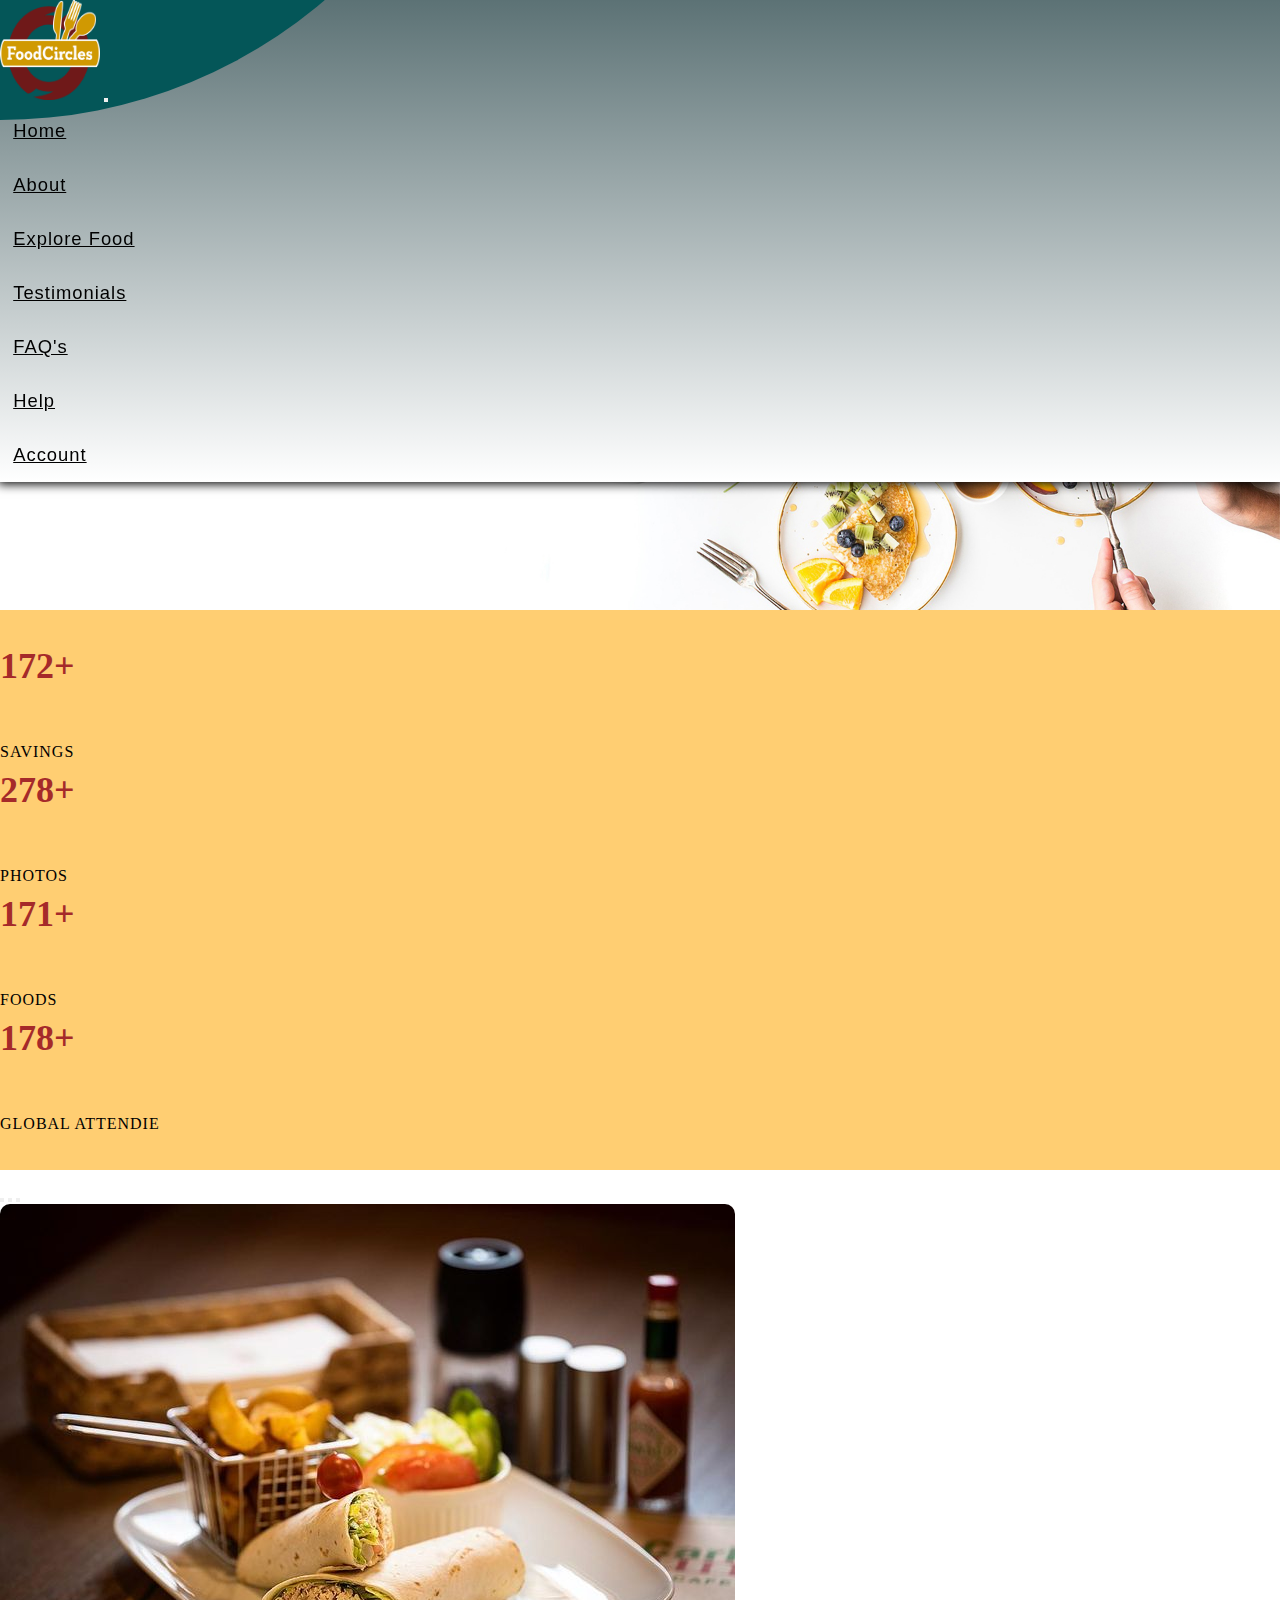
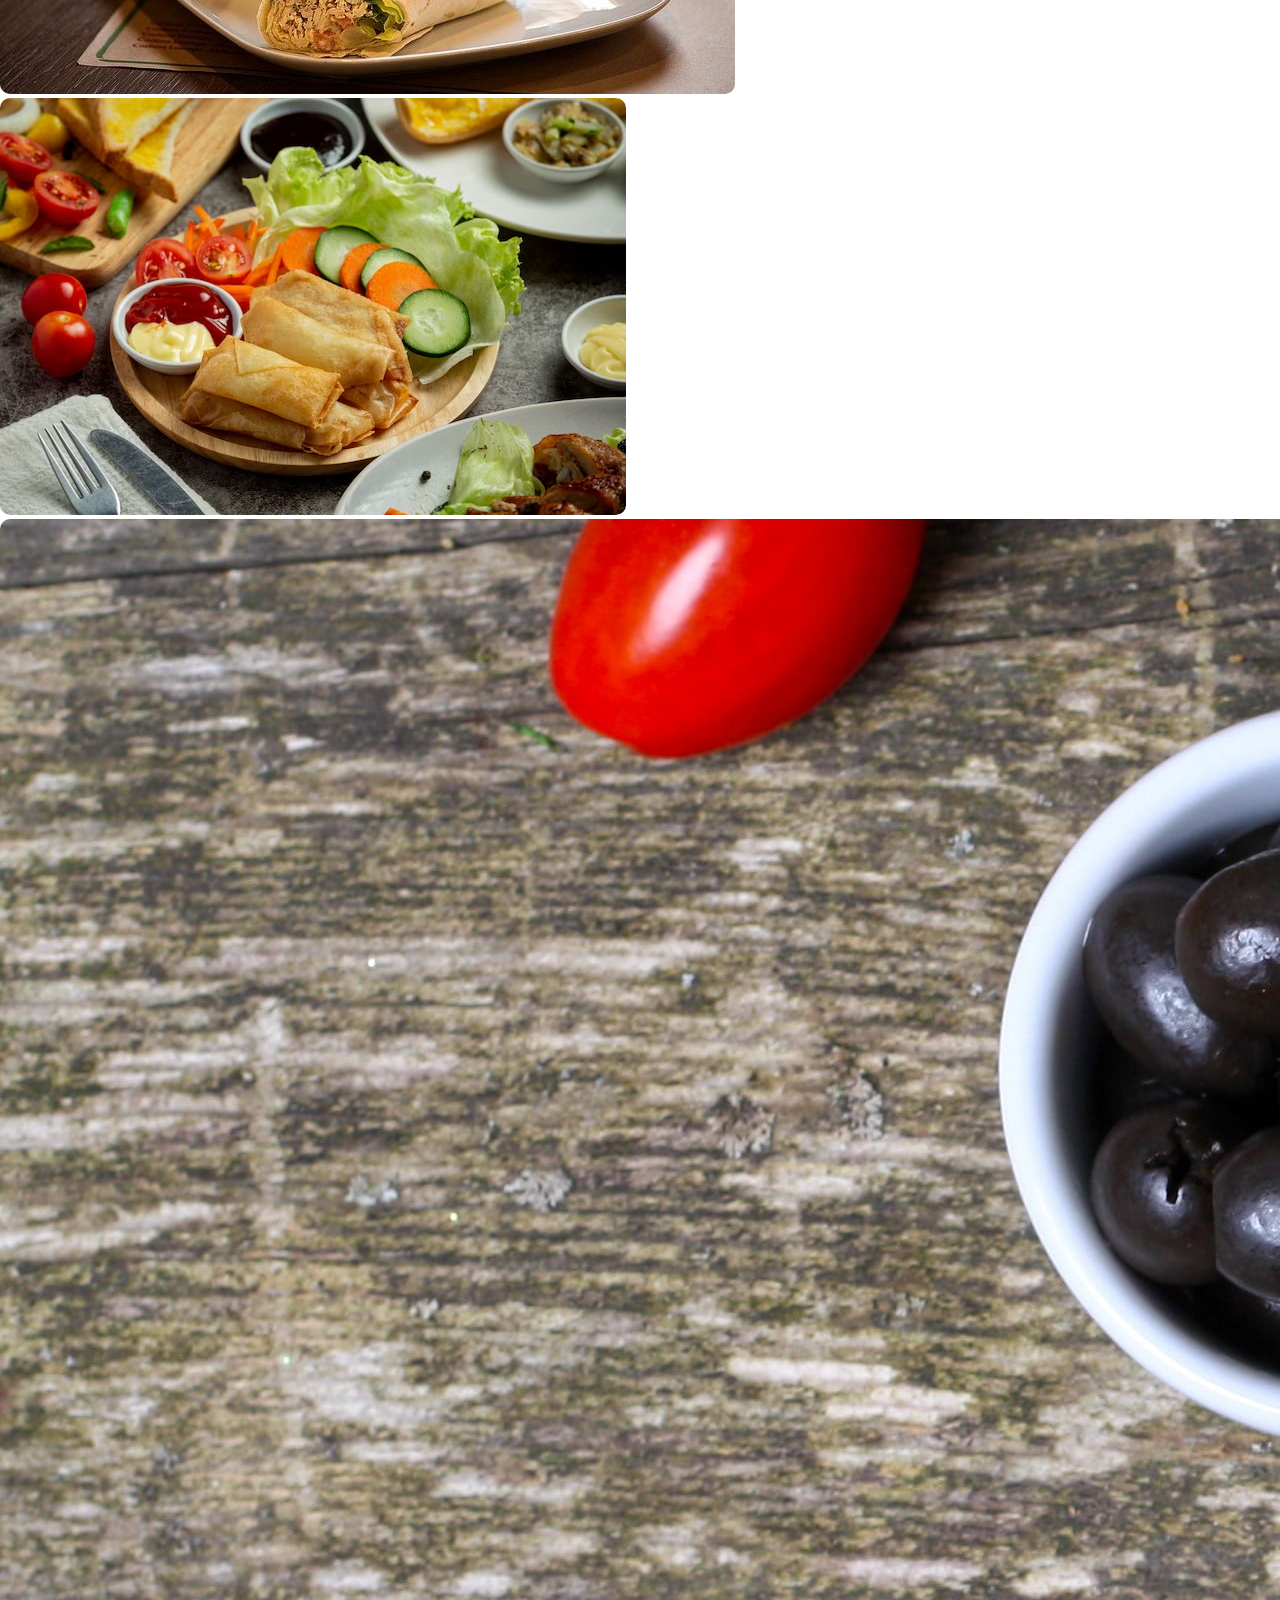
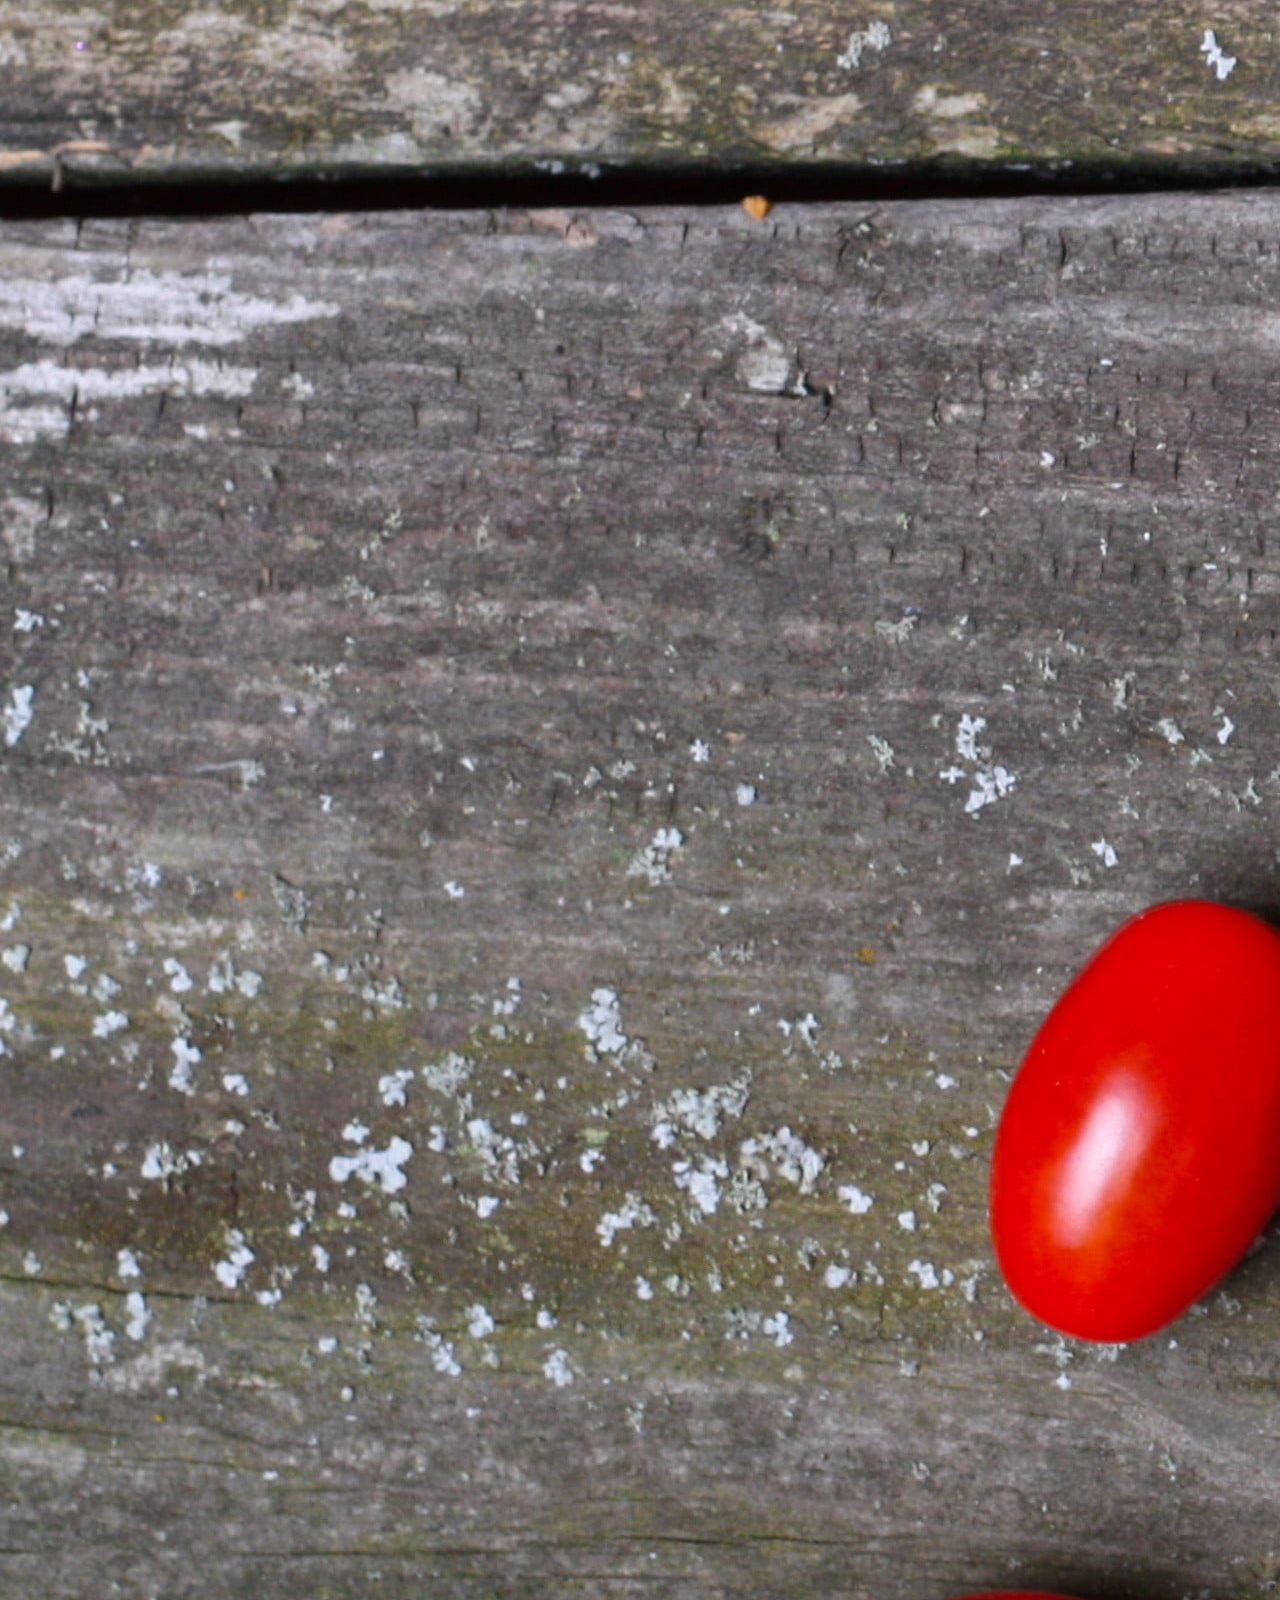
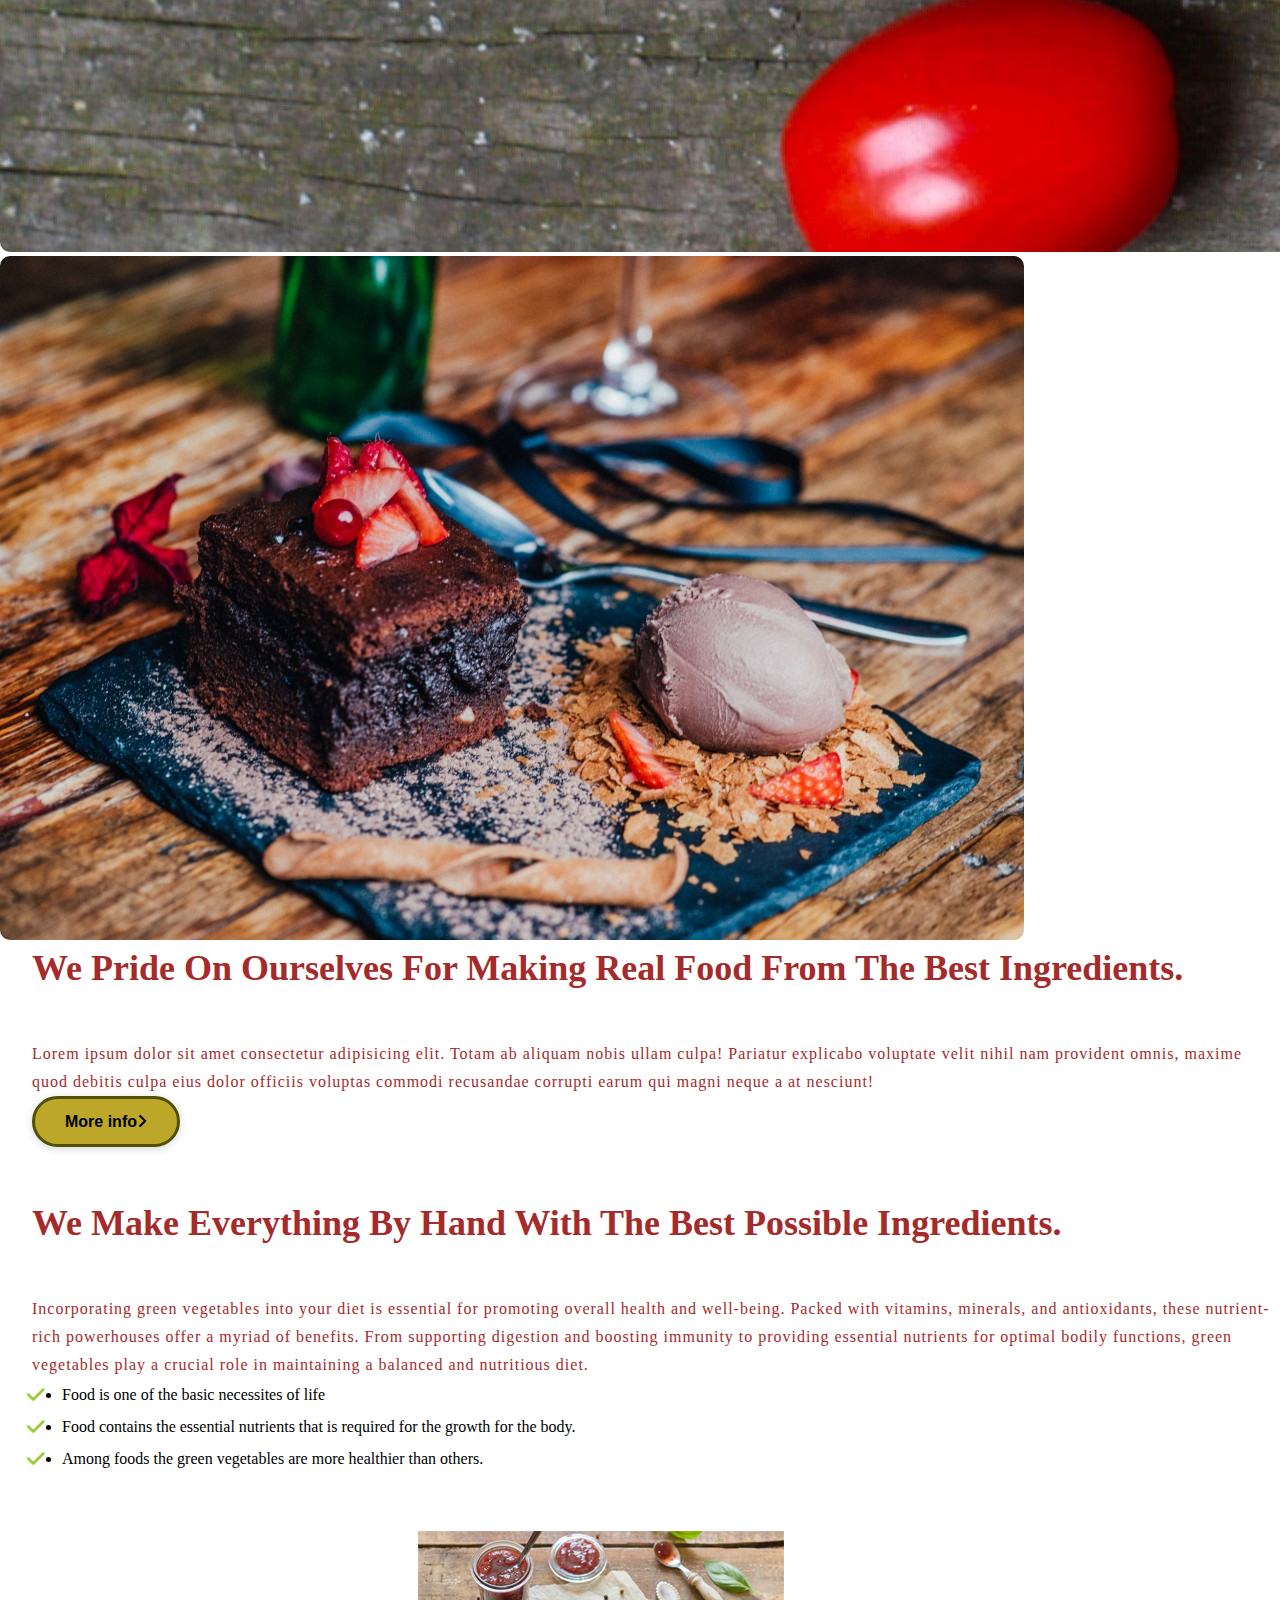
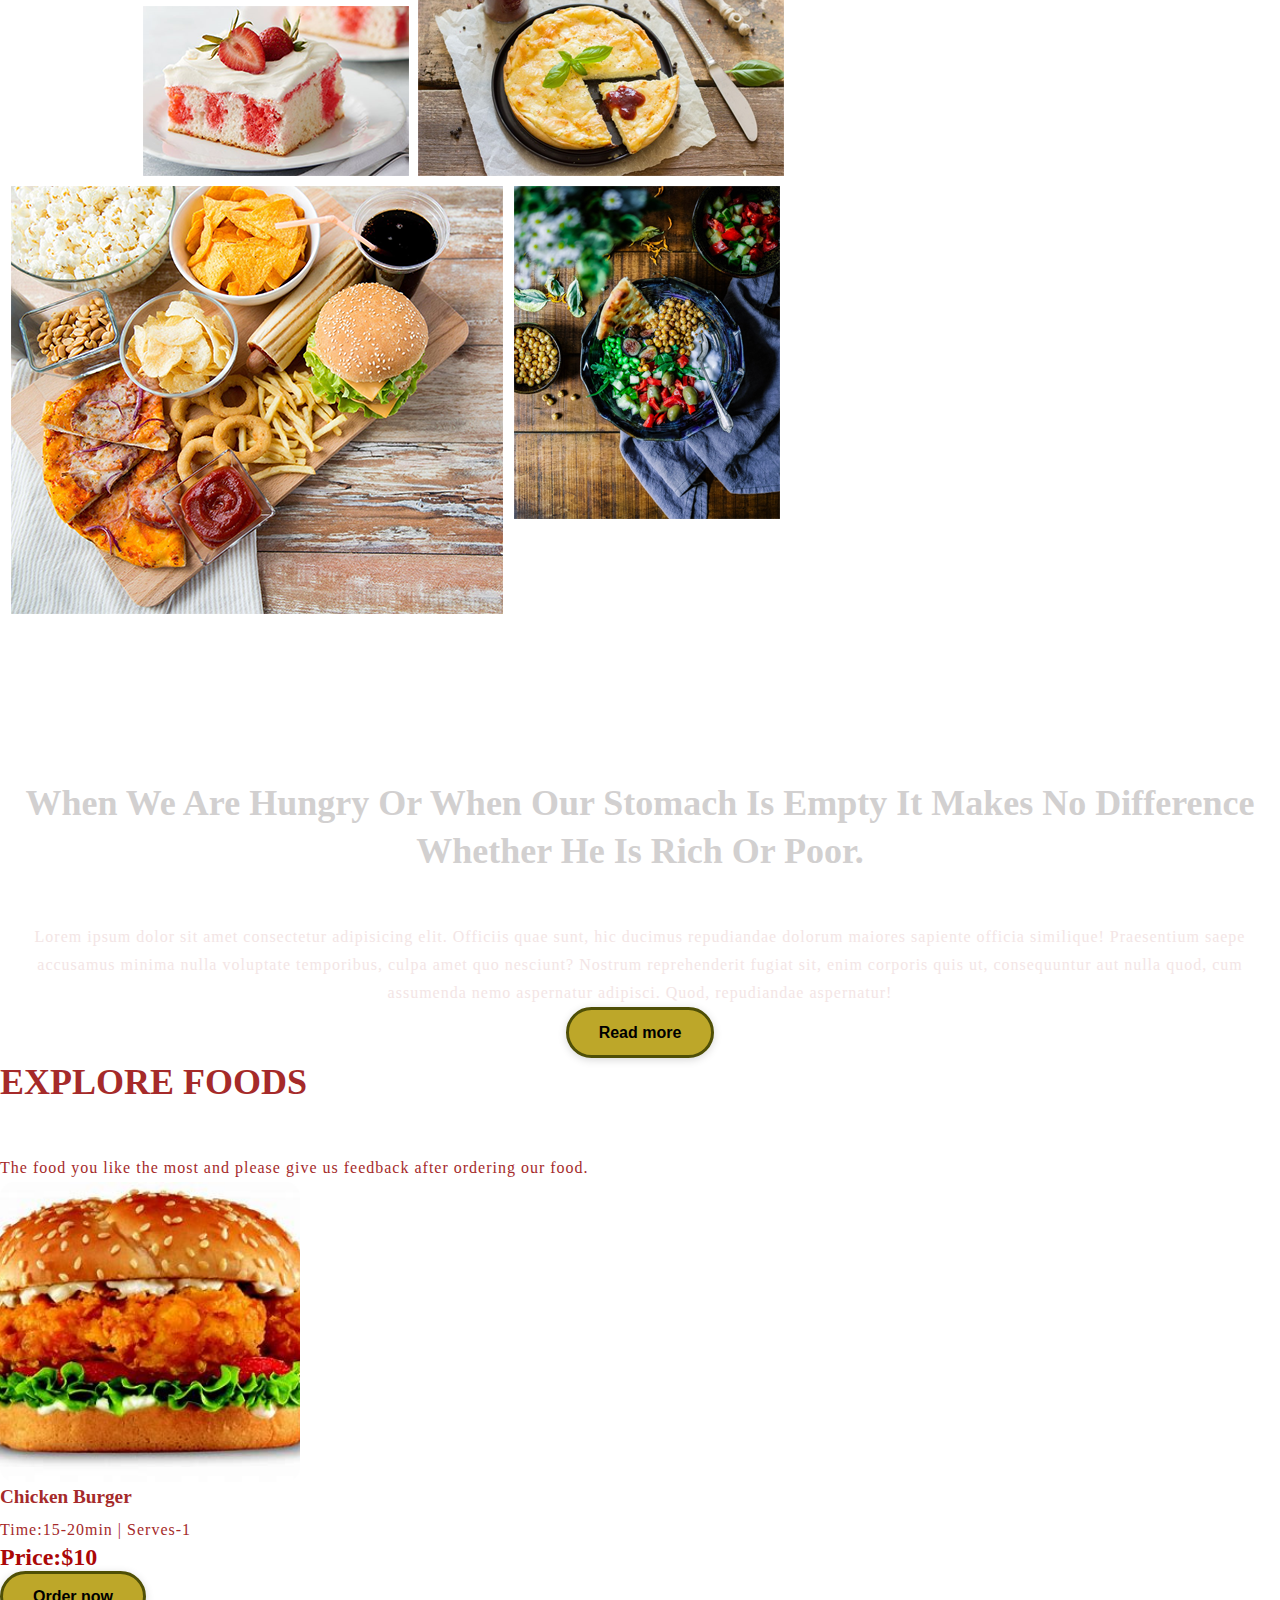
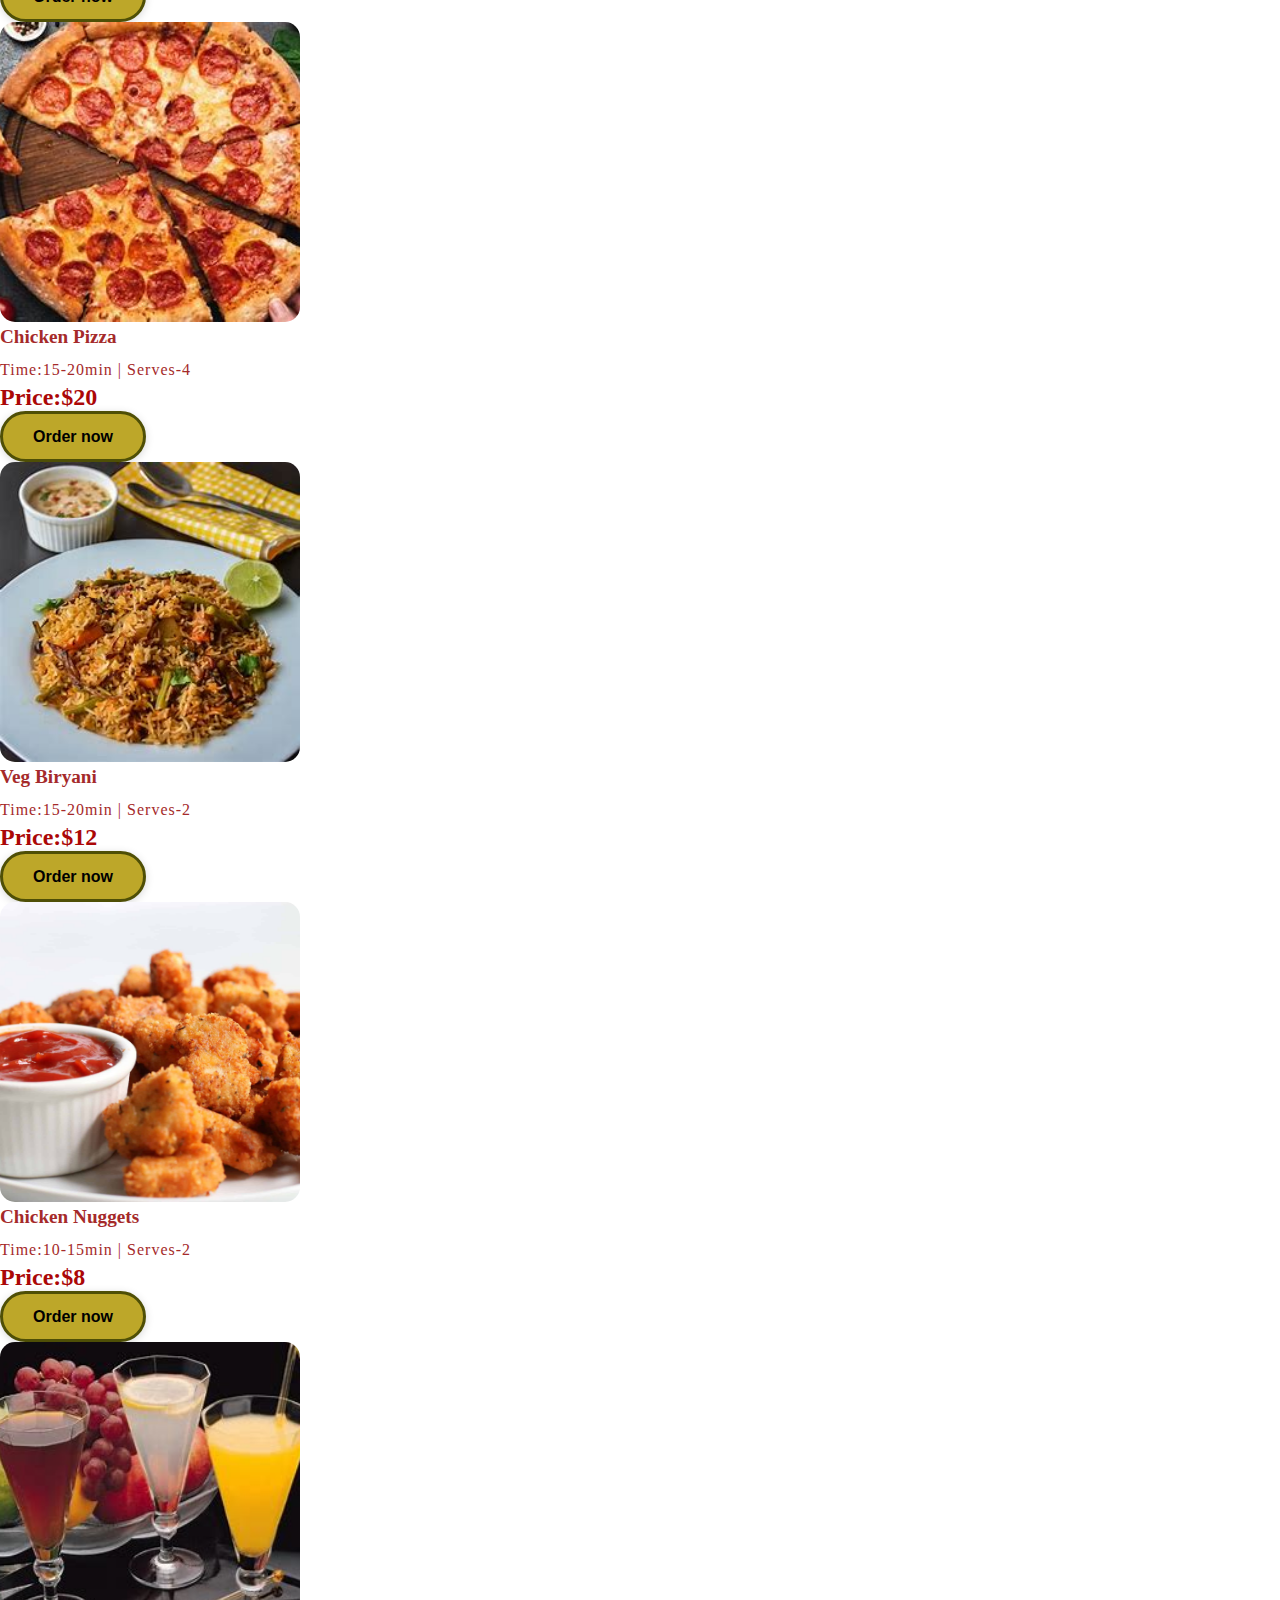
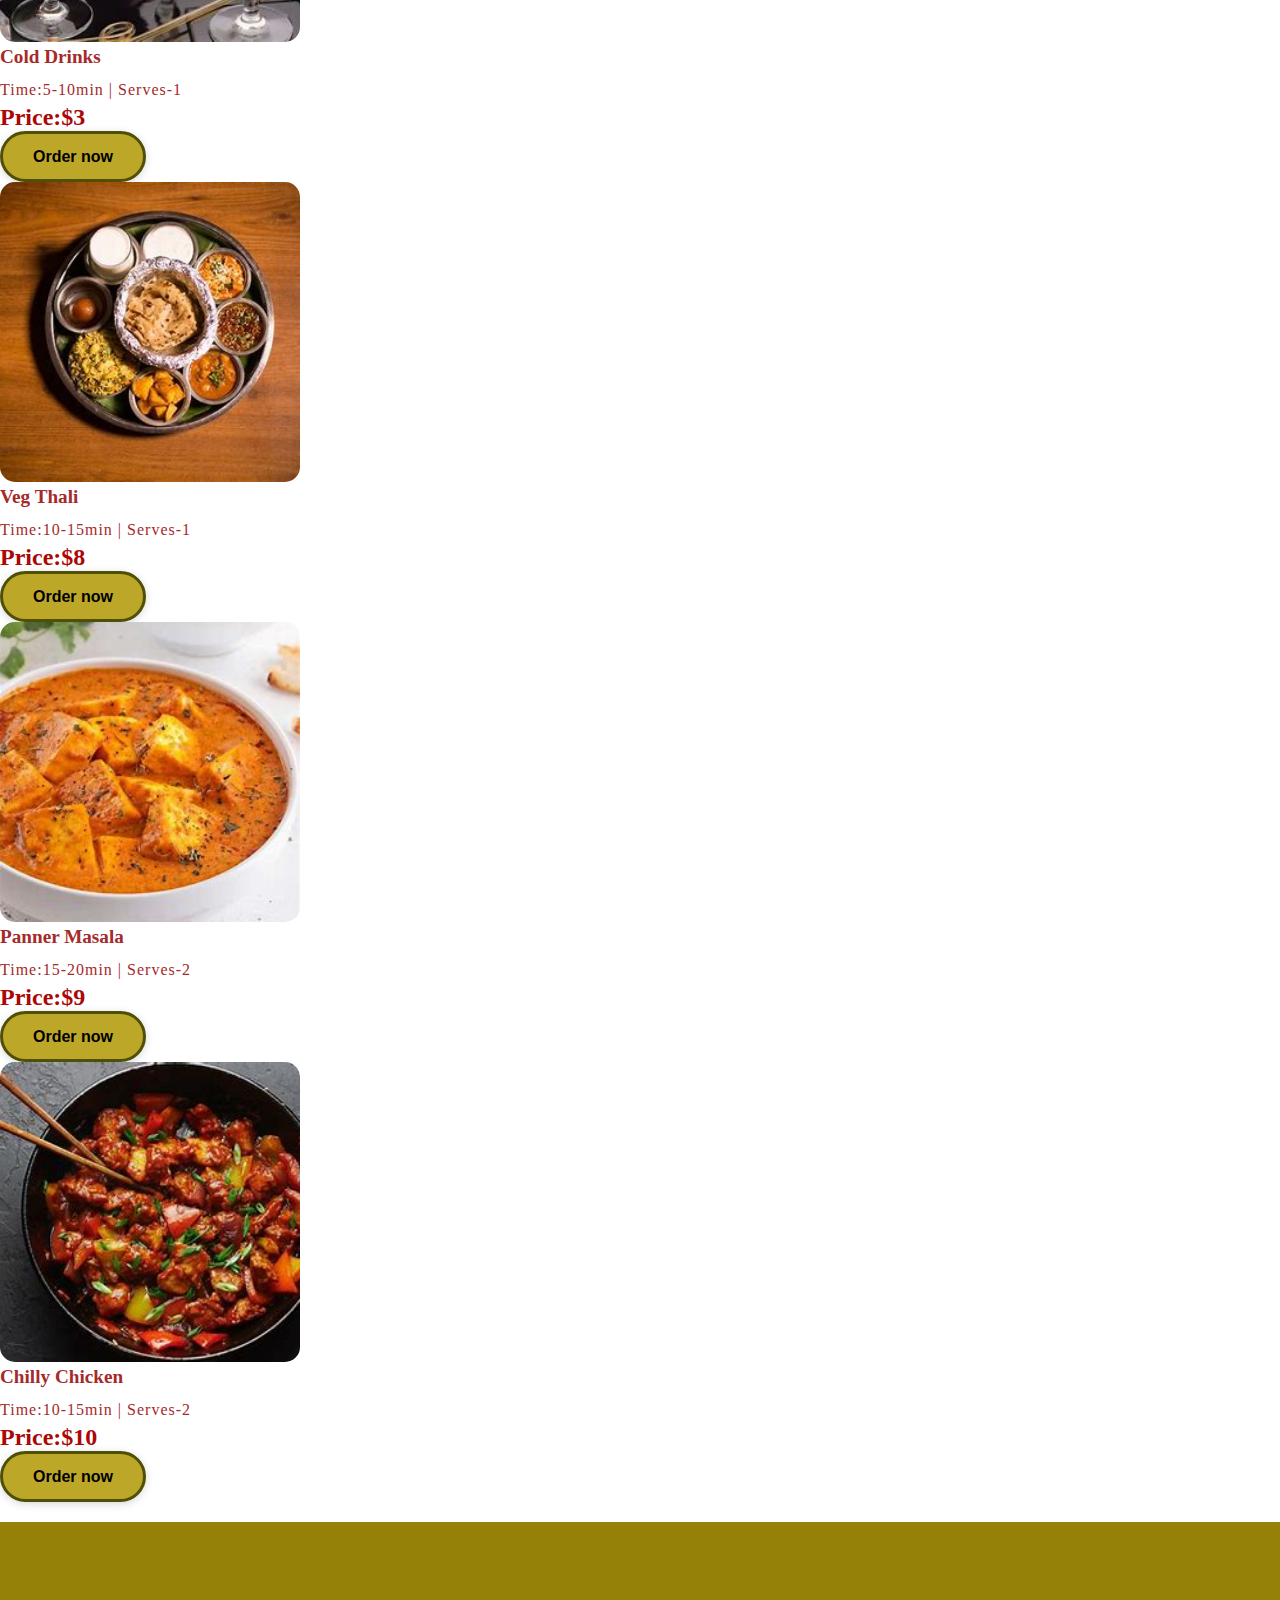
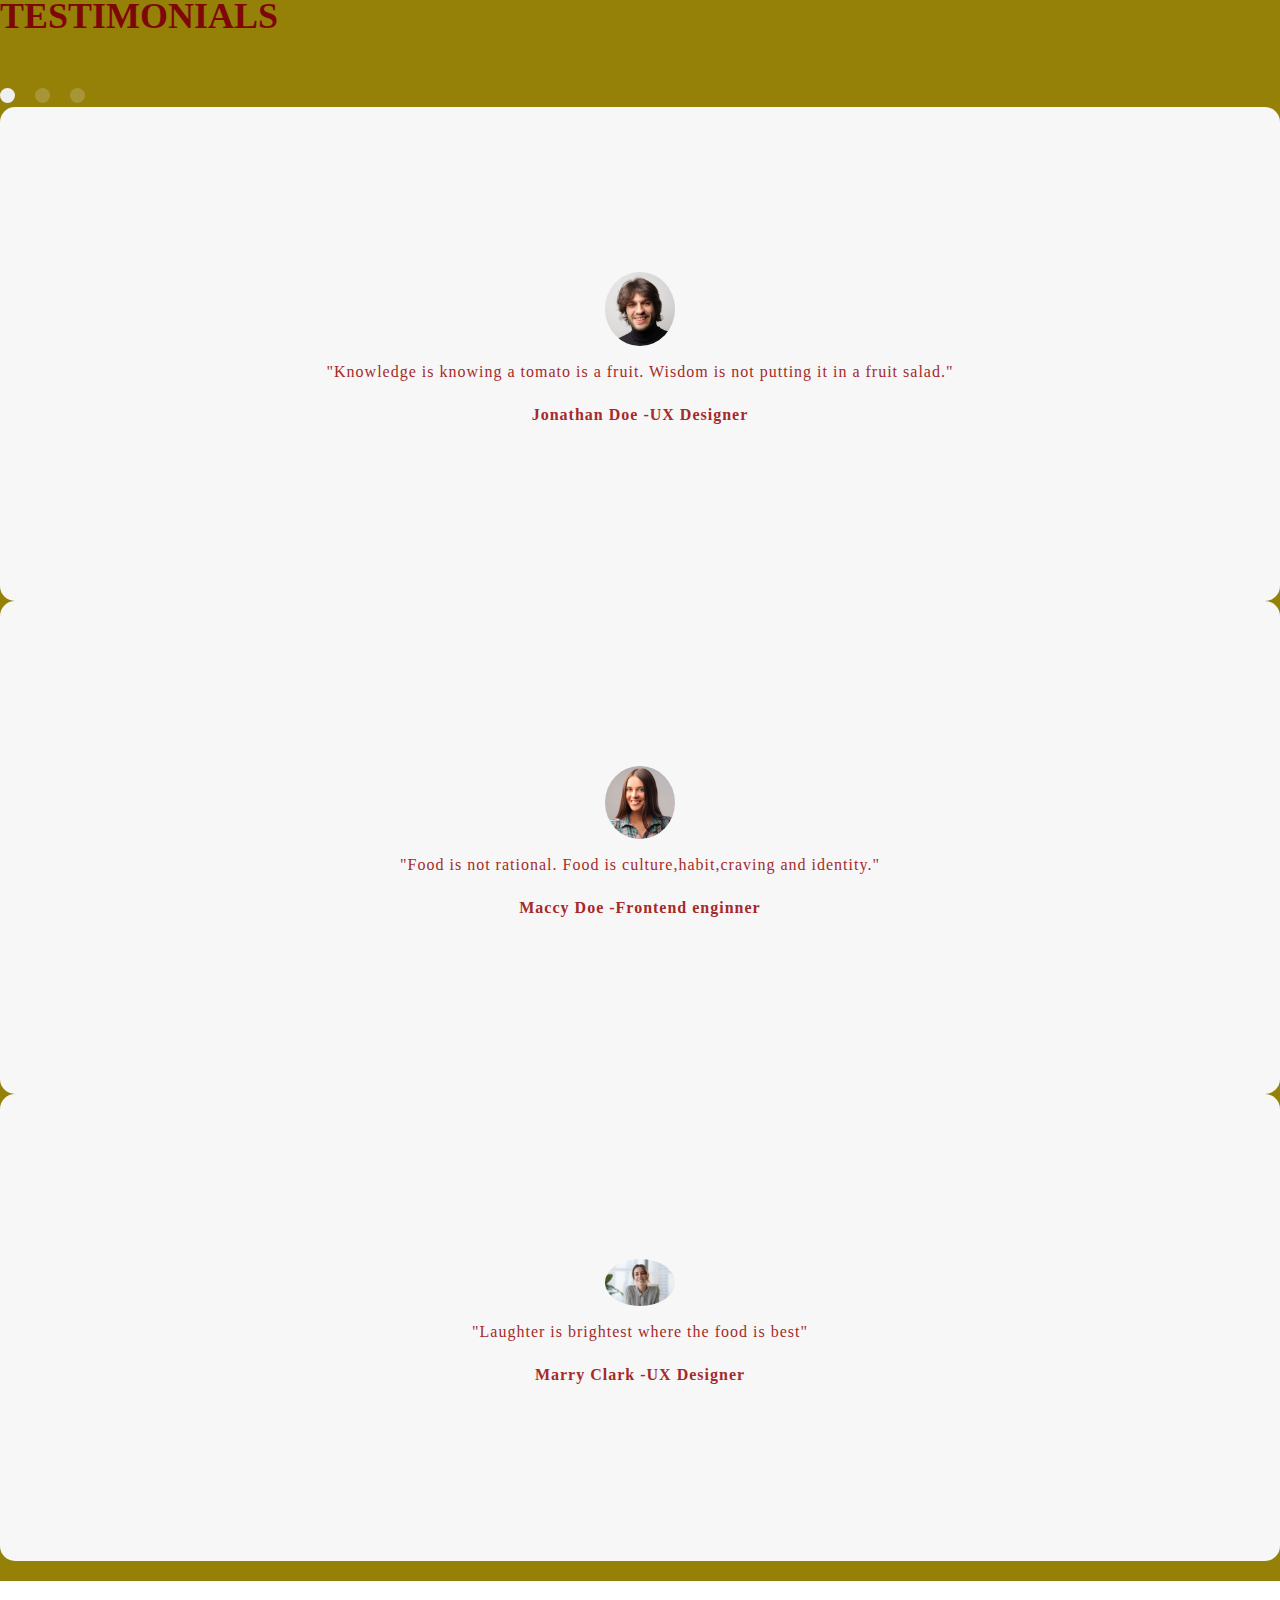
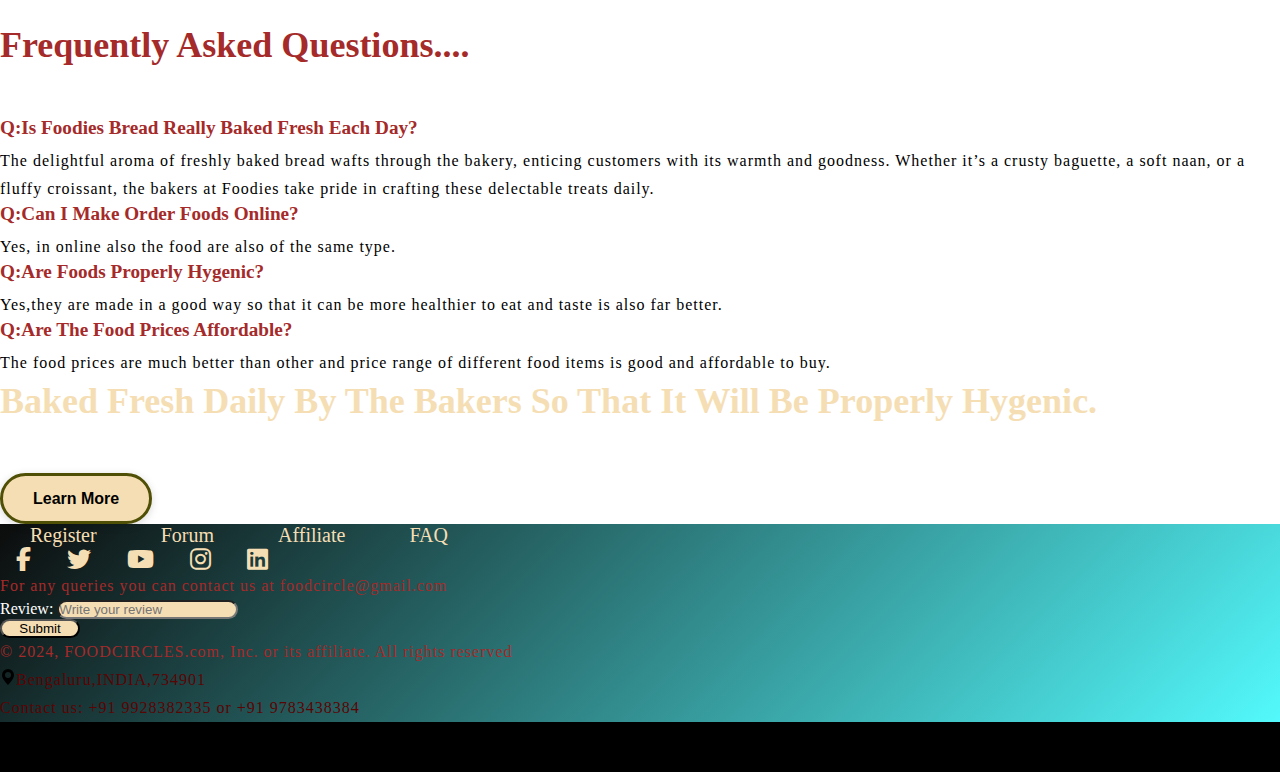
<file: index.html>
<!DOCTYPE html>
<html lang="en">
<head>
    <meta charset="UTF-8">
    <meta name="viewport" content="width=device-width, initial-scale=1.0">
    <title>FoodCircles</title>
    <link rel="icon" href="Restaurant-Logo.png">
    <link href="https://cdn.jsdelivr.net/npm/bootstrap@5.3.2/dist/css/bootstrap.min.css" rel="stylesheet" integrity="sha384-T3c6CoIi6uLrA9TneNEoa7RxnatzjcDSCmG1MXxSR1GAsXEV/Dwwykc2MPK8M2HN" crossorigin="anonymous">
    <link rel="stylesheet" href="https://cdnjs.cloudflare.com/ajax/libs/font-awesome/6.5.1/css/all.min.css"><!--This is for using different fonts-->
    <script src="https://cdn.jsdelivr.net/npm/@popperjs/core@2.11.8/dist/umd/popper.min.js" integrity="sha384-I7E8VVD/ismYTF4hNIPjVp/Zjvgyol6VFvRkX/vR+Vc4jQkC+hVqc2pM8ODewa9r" crossorigin="anonymous"></script>
    <script src="https://cdn.jsdelivr.net/npm/bootstrap@5.3.2/dist/js/bootstrap.min.js" integrity="sha384-BBtl+eGJRgqQAUMxJ7pMwbEyER4l1g+O15P+16Ep7Q9Q+zqX6gSbd85u4mG4QzX+" crossorigin="anonymous"></script>

    <link rel="stylesheet" href="style.css">
    <link rel="stylesheet" href="responsive-style.css">
</head>
<body>
    <header>
        <nav class="navbar navbar-expand-lg navigation-wrap">
            <div class="container">
                <div class="circle"></div>
                <a href="#"class="navbar-brand"><img src="Restaurant-Logo.png"height="100px"width="100px"></a>
                <button class="navbar-toggler" type="button" data-bs-toggle="collapse"data-bs-target="#navbarText"aria-controls="navbarText"aria-expanded="false"aria-label="Toggle navigation">
                    <span class="navbar-toggler-icon"></span>
                </button>
                <div class="collapse navbar-collapse"id="navbarText">
                    <ul class="navbar-nav nav-pills ms-auto mb-2 mb-lg-0">
                        <li class="nav-item"><a href="#home"class="nav-link"aria-current="page">Home</a></li>
                        <li class="nav-item"><a href="#about"class="nav-link">About</a></li>
                        <li class="nav-item"><a href="#explore-food"class="nav-link">Explore food</a></li>
                        <li class="nav-item"><a href="#testimonial"class="nav-link">Testimonials</a></li>
                        <li class="nav-item"><a href="#faq"class="nav-link">FAQ's</a></li>
                        <li class="nav-item"><a href="#help"class="nav-link">Help</a></li>
                        <li class="nav-item"><a href="account.html"class="nav-link">Account</a></li>
                    </ul>
                </div>
            </div>
        </nav>
    </header>

    <section id="home">
        <div class="container-fluid px-0 top-banner">
            <div class="container">
                <div class="row">
                    <div class="col-lg-5 col-md-6">
                        <h1>Good food choices are good investments.</h1>
                        <p>Lorem, ipsum dolor sit amet consectetur adipisicing elit. Quas blanditiis corrupti exercitationem quidem ab hic, quisquam numquam harum odio laudantium ut quod quia autem doloremque voluptatem earum, esse incidunt architecto nisi mollitia quos consequatur molestiae sapiente commodi. Eos, explicabo error!</p>
                        <div class="mt-4">
                            <button class="main-btn">Add to cart<i class="fas fa-shopping-cart ps-3"></i></button>
                            <button class="white-btn ms-lg-4 mt-lg-0 mt-4">Order now <i class="fas fa-angle-right ps-3"></i> </button>
                        </div>
                    </div>
                </div>
            </div>
        </div>
    </section>

    <section id="counter">
        <section class="counter-section">
            <div class="container">
                <div class="row text-center">
                    <div class="col-md-3 mb-lg-9 mg-5">
                        <h2><span id="count1"></span>+</h2>
                        <p>SAVINGS</p>
                    </div>
                    <div class="col-md-3 mb-lg-9 mg-5">
                        <h2><span id="count2"></span>+</h2>
                        <p>PHOTOS</p>
                    </div>
                    <div class="col-md-3 mb-lg-9 mg-5">
                        <h2><span id="count3"></span>+</h2>
                        <p>FOODS</p>
                    </div>
                    <div class="col-md-3 mb-lg-9 mg-5">
                        <h2><span id="count4"></span>+</h2>
                        <p>GLOBAL ATTENDIE</p>
                    </div>
                </div>
            </div>
        </section>
    </section>

    <section id="about">
        <div class="about-section wrapper">
            <div class="container">
                <div class="row align-items-center">
                    <div class="col-lg-7 col-md-12 mb-lg-0 mb-5">
                        <div class="card border-0">
                            <div id="carouselExample" class="carousel slide" data-bs-ride="carousel">
                                <div class="carousel-indicators">
                                    <button type="button" data-bs-target="#carouselExample" data-bs-slide-to="0" class="active" aria-current="true" aria-label="Slide 1"></button>
                                    <button type="button" data-bs-target="#carouselExample" data-bs-slide-to="1" aria-label="Slide 2"></button>
                                    <button type="button" data-bs-target="#carouselExample" data-bs-slide-to="2" aria-label="Slide 3"></button>
                                  </div>
                                <div class="carousel-inner">
                                  <div class="carousel-item active">
                                    <img src="img1.jpg"class="img-fluid">
                                  </div>
                                  <div class="carousel-item">
                                    <img src="img2.avif"class="img-fluid">
                                  </div>
                                  <div class="carousel-item">
                                    <img src="img3.jpg"class="img-fluid">
                                  </div>
                                  <div class="carousel-item">
                                    <img src="img4.jpg"class="img-fluid">
                                  </div>
                                </div>
                              </div> 
                        </div>
                    </div>
                    <div class="col-lg-5 col-md-12 text-sec">
                        <h2>We pride on ourselves for making real food from the best ingredients.</h2>
                        <p>Lorem ipsum dolor sit amet consectetur adipisicing elit. Totam ab aliquam nobis ullam culpa! Pariatur explicabo voluptate velit nihil nam provident omnis, maxime quod debitis culpa eius dolor officiis voluptas commodi recusandae corrupti earum qui magni neque a at nesciunt!</p>
                        <button class="main-btn mt-4"><a href="https://education.nationalgeographic.org/resource/food/"style="text-decoration:none;color:black;">More info</a><i class="fas fa-angle-right ps-3"></i></button>
                    </div>
                </div>
            </div>
            <div class="container food-type">
                <div class="row align-items-center">
                    <div class="col-lg-5 col-md-12 text-sec mb-lg-0 mb-5">
                        <h2>We make everything by hand with the best possible ingredients.</h2>
                       <p>Incorporating green vegetables into your diet is essential for promoting overall health and well-being. Packed with vitamins, minerals, and antioxidants, these nutrient-rich powerhouses offer a myriad of benefits. From supporting digestion and boosting immunity to providing essential nutrients for optimal bodily functions, green vegetables play a crucial role in maintaining a balanced and nutritious diet.</p>
                        <ul class="list-unstyled py-3">
                            <li>Food is one of the basic necessites of life</li>
                            <li>Food contains the essential nutrients that is required for the growth for the body.</li>
                            <li>Among foods the green vegetables are more healthier than others.</li>
                        </ul>
                    </div>
                    <div class="col-lg-7 col-md-12">
                        <div class="card border-0">
                            <img src="img5.png"class="img-fluid">
                        </div>
                    </div>
                </div>
            </div>
        </div>
    </section>

    <section id="story">
        <div class="story-section">
            <div class="container">
                <div class="row">
                    <div class="col-sm-12">
                        <div class="text-content">
                            <h2>When we are hungry or when our stomach is empty it makes no difference whether he is rich or poor.</h2>
                            <p>Lorem ipsum dolor sit amet consectetur adipisicing elit. Officiis quae sunt, hic ducimus repudiandae dolorum maiores sapiente officia similique! Praesentium saepe accusamus minima nulla voluptate temporibus, culpa amet quo nesciunt? Nostrum reprehenderit fugiat sit, enim corporis quis ut, consequuntur aut nulla quod, cum assumenda nemo aspernatur adipisci. Quod, repudiandae aspernatur!</p>
                            <button class="main-btn">Read more</button>
                        </div>
                    </div>
                </div>
            </div>
        </div>
    </section>

    <section id="explore-food">
        <div class="explore-food wrapper">
            <div class="container">
                <div class="row">
                    <div class="col-sm-12">
                        <div class="text-content text-center">
                            <h2>EXPLORE FOODS</h2>
                            <p>The food you like the most and please give us feedback after ordering our food.</p>                   
                        </div>
                    </div>
                </div>
                <div class="row pt-5">
                    <div class="col-lg-3 col-md-6 mb-lg-0 mb-5">
                        <div class="card">
                            <img src="img6.jpg" class="img-fluid">
                            <div class="pt-3">
                                <h4>Chicken burger</h4>
                                <p>Time:15-20min | Serves-1</p>
                                <span>Price:$10</span>
                                <button class="main-btn">Order now</button>
                            </div>
                        </div>
                    </div>
                    <div class="col-lg-3 col-md-6 mb-lg-0 mb-5">
                        <div class="card">
                            <img src="img7.jpg" class="img-fluid">
                            <div class="pt-3">
                                <h4>Chicken pizza</h4>
                                <p>Time:15-20min | Serves-4</p>
                                <span>Price:$20</span>
                                <button class=" main-btn">Order now</button>
                            </div>
                        </div>
                    </div>
                    <div class="col-lg-3 col-md-6 mb-lg-0 mb-5">
                        <div class="card">
                            <img src="img8.jpg" class="img-fluid">
                            <div class="pt-3">
                                <h4>Veg biryani</h4>
                                <p>Time:15-20min | Serves-2</p>
                                <span>Price:$12</span>
                                <button class="main-btn">Order now</button>
                            </div>
                        </div>
                    </div>
                    <div class="col-lg-3 col-md-6 mb-lg-0 mb-5">
                        <div class="card">
                            <img src="img9.jpg" class="img-fluid">
                            <div class="pt-3">
                                <h4>Chicken nuggets</h4>
                                <p>Time:10-15min | Serves-2</p>
                                <span>Price:$8</span>
                                <button class="main-btn">Order now</button>
                            </div>
                        </div>
                    </div>
                </div>
                <div class="row pt-5">
                    <div class="col-lg-3 col-md-6 mb-lg-0 mb-5">
                        <div class="card">
                            <img src="img11.jpg" class="img-fluid">
                            <div class="pt-3">
                                <h4>Cold drinks</h4>
                                <p>Time:5-10min | Serves-1</p>
                                <span>Price:$3</span>
                                <button class="main-btn">Order now</button>
                            </div>
                        </div>
                    </div>
                    <div class="col-lg-3 col-md-6 mb-lg-0 mb-5">
                        <div class="card">
                            <img src="img10.jpg" class="img-fluid">
                            <div class="pt-3">
                                <h4>Veg thali</h4>
                                <p>Time:10-15min | Serves-1</p>
                                <span>Price:$8</span>
                                <button class=" main-btn">Order now</button>
                            </div>
                        </div>
                    </div>
                    <div class="col-lg-3 col-md-6 mb-lg-0 mb-5">
                        <div class="card">
                            <img src="img13.jpg" class="img-fluid">
                            <div class="pt-3">
                                <h4>Panner masala</h4>
                                <p>Time:15-20min | Serves-2</p>
                                <span>Price:$9</span>
                                <button class="main-btn">Order now</button>
                            </div>
                        </div>
                    </div>
                    <div class="col-lg-3 col-md-6 mb-lg-0 mb-5">
                        <div class="card">
                            <img src="img12.jpg" class="img-fluid">
                            <div class="pt-3">
                                <h4>Chilly Chicken</h4>
                                <p>Time:10-15min | Serves-2</p>
                                <span>Price:$10</span>
                                <button class="main-btn">Order now</button>
                            </div>
                        </div>
                    </div>
                </div>
            </div>
        </div>
    </section>

    <section id="testimonial">
        <div class="wrapper testimonial-section">
            <div class="container text-center">
                <div class="text-center pb-4">
                    <h2>TESTIMONIALS</h2>
                  <div class="row">
                    <div class="col-sm-12 col-lg-10 offset-lg-1">
                        <div id="carouselExampleDark" class="carousel slide" data-bs-ride="carousel">
                            <div class="carousel-indicators">
                                <button type="button" data-bs-target="#carouselExampleDark" data-bs-slide-to="0" class="active" aria-current="true" aria-label="Slide 1"></button>
                                <button type="button" data-bs-target="#carouselExampleDark" data-bs-slide-to="1" aria-label="Slide 2"></button>
                                <button type="button" data-bs-target="#carouselExampleDark" data-bs-slide-to="2" aria-label="Slide 3"></button>
                            </div>
                            <div class="carousel-inner">
                                <div class="carousel-item active">
                                    <div class="carousel-caption">
                                      <img src="review-1.jpg"class="img-fluid">
                                        <p>"Knowledge is knowing a tomato is a fruit. Wisdom is not putting it in a fruit salad."</p>
                                        <p><b>Jonathan Doe -UX Designer</b></p>
                                    </div>
                                  </div>
                                  <div class="carousel-item">
                                    <div class="carousel-caption">
                                        <img src="review-2.jpg"class="img-fluid">
                                          <p>"Food is not rational. Food is culture,habit,craving and identity."</p>
                                          <p><b>Maccy Doe -Frontend enginner</b></p>
                                      </div>
                                  </div>
                                  <div class="carousel-item">
                                    <div class="carousel-caption">
                                        <img src="review3.jpeg"class="img-fluid">
                                          <p>"Laughter is brightest where the food is best"</p>
                                          <p><b>Marry Clark -UX Designer</b></p>
                                      </div>
                                  </div>       
                            </div>
                          </div> 
                    </div>
                  </div>
                </div>
            </div>
        </div>
    </section>

    <section id="faq">
        <div class="faq wrapper">
          <div class="container">
            <div class="row">
                <div class="col-sm-12">
                    <div class="text-center">
                        <h2>Frequently asked Questions....</h2>
                    </div>
                </div>
            </div>
            <div class="row pt-2">
                <div class="col-sm-6 mb-4">
                    <h4><b>Q:</b>Is Foodies Bread really baked fresh each day? </h4>
                    <p> The delightful aroma of freshly baked bread wafts through the bakery, enticing customers with its warmth and goodness. Whether it’s a crusty baguette, a soft naan, or a fluffy croissant, the bakers at Foodies take pride in crafting these delectable treats daily.</p>           
                </div>
                <div class="col-sm-6 mb-4">
                    <h4><b>Q:</b>Can I make order foods online?</h4>
                    <p>Yes, in online also the food are also of the same type.</p>           
                </div>
            </div>
            <div class="row pt-2">
                <div class="col-sm-6 mb-4">
                    <h4><b>Q:</b>Are foods properly hygenic?</h4>
                    <p>Yes,they are made in a good way so that it can be more healthier to eat and taste is also far better.</p>           
                </div>
                <div class="col-sm-6 mb-4">
                    <h4><b>Q:</b>Are the food prices affordable?</h4>
                    <p>The food prices are much better than other and price range of different food items is good and affordable to buy.</p>           
                </div>
            </div>
          </div>
        </div>
    </section>

    <section id="book-food">
        <div class="book-food">
            <div class="container book-food-text">
                <div class="row text-center pt-5">
                    <div class="col-lg-9 col-md-12">
                        <h2>Baked fresh daily by the bakers so that it will be properly hygenic.</h2>
                    </div>
                    <div class="col-lg-3 col-md-12 mt-lg-0 mt-4">
                        <button class="main-btn">Learn More</button>
                    </div>
                </div>
            </div>
        </div>
    </section>

    <footer id="help">
        <div class="footer mt-5 py-5">
            <div class="container">
                <div class="row">
                    <div class="col-md-12 text-center">
                        <a href="#"class="footer-link">Register</a>
                        <a href="#"class="footer-link">Forum</a>
                        <a href="#"class="footer-link">Affiliate</a>
                        <a href="#"class="footer-link">FAQ</a>
                        <div class="footer-social pt-4 text-center">
                            <a href="#"><i class="fab fa-facebook-f"></i></a>
                            <a href="#"><i class="fab fa-twitter"></i></a>
                            <a href="#"><i class="fab fa-youtube"></i></a>
                            <a href="#"><i class="fab fa-instagram"></i></a>
                            <a href="#"><i class="fab fa-linkedin"></i></a>
                        </div>
                    </div>
                    <div class="col-sm-12">       
                        <div class="form-group text-center">
                            <p class="text-light">For any queries you can contact us at foodcircle@gmail.com</p>
                            <p class="Write your review:"></p>
                            <label for="texttype"class="form-label"style="color:white;">Review:</label>
                            <input type="text" placeholder="Write your review"id="texttype"style="background-color:wheat;border-radius:10px;"><br>
                            <button class="button"type="Submit" style="border-radius: 20px;width: 80px;background-color: wheat;">Submit</button>
                        </div>
                    </div>
                    <div class="col-sm-12">
                        <div class="footer-copy">
                            <div class="copy-right text-center pt-5">
                                <p class="text-light">© 2024, FOODCIRCLES.com, Inc. or its affiliate. All rights reserved</p>
                            </div>
                        </div>
                    </div>
                    <div class="col-sm-12">
                        <div class="footer-copy">
                            <div class="location text-center pt-3">
                               <p style="color: rgb(91, 4, 4);"><svg xmlns="http://www.w3.org/2000/svg"width="16" height="16" class="bi bi-geo-alt">
                                <path d="M8 16s6-5.686 6-10A6 6 0 0 0 2 6c0 4.314 6 10 6 10m0-7a3 3 0 1 1 0-6 3 3 0 0 1 0 6"/>
                              </svg>Bengaluru,INDIA,734901</p> 
                            </div>
                        </div>
                    </div>
                    <div class="col-sm-12">
                        <p style="color: rgb(91, 4, 4);"class="text-center">Contact us: +91 9928382335 or +91 9783438384</p>
                    </div>
                </div>
            </div>
        </div>
    </footer>
    <script src="main.js"></script>
</body>
</html>
</file>
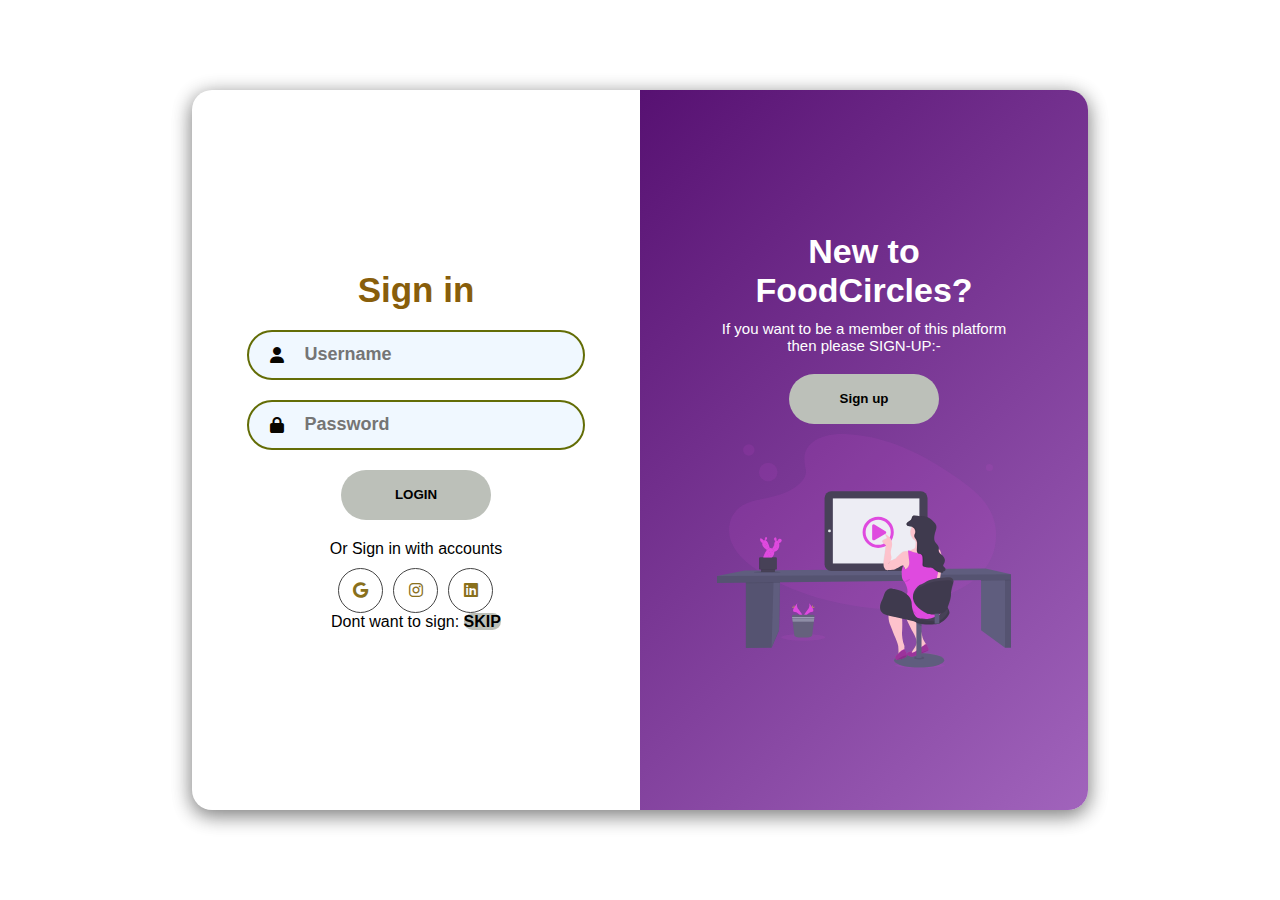
<file: account.html>
<!DOCTYPE html>
<html lang="en">
<head>
    <meta charset="UTF-8">
    <meta name="viewport" content="width=device-width, initial-scale=1.0">
    <title>Account page</title>

    <link href="https://cdn.jsdelivr.net/npm/bootstrap@5.3.2/dist/css/bootstrap.min.css" rel="stylesheet" integrity="sha384-T3c6CoIi6uLrA9TneNEoa7RxnatzjcDSCmG1MXxSR1GAsXEV/Dwwykc2MPK8M2HN" crossorigin="anonymous">
    <link rel="stylesheet" href="https://cdnjs.cloudflare.com/ajax/libs/font-awesome/6.5.1/css/all.min.css"><!--This is for using different fonts-->
    <script src="https://cdn.jsdelivr.net/npm/@popperjs/core@2.11.8/dist/umd/popper.min.js" integrity="sha384-I7E8VVD/ismYTF4hNIPjVp/Zjvgyol6VFvRkX/vR+Vc4jQkC+hVqc2pM8ODewa9r" crossorigin="anonymous"></script>
    <script src="https://cdn.jsdelivr.net/npm/bootstrap@5.3.2/dist/js/bootstrap.min.js" integrity="sha384-BBtl+eGJRgqQAUMxJ7pMwbEyER4l1g+O15P+16Ep7Q9Q+zqX6gSbd85u4mG4QzX+" crossorigin="anonymous"></script>
    <link rel="stylesheet" href="style1.css">
</head>
<body>
    <div class="container">
        <div class="signin-signup">
            <form class="sign-in-form">
                <h2 class="title">Sign in</h2>
                <div class="input-field">
                    <i class="fas fa-user"></i>
                    <input type="text"placeholder="Username">
                </div>
                <div class="input-field">
                    <i class="fas fa-lock"></i>
                    <input type="password"placeholder="Password">
                </div>
                <input type="submit"value="LOGIN"class="btn">

                <p class="social-text">Or Sign in with accounts</p>
                <div class="social-media">
                    <a href="#gmail" class="social-icon"><i class="fab fa-google"></i></a>
                    <a href="#gmail" class="social-icon"><i class="fab fa-instagram"></i></a>
                    <a href="#gmail" class="social-icon"><i class="fab fa-linkedin"></i></a>
                </div>
                <p>Dont want to sign: <a href="index.html" style="color:black;"class="btn pt-2">SKIP</a></p>
                <p class="account-text">Don't have an account?<a href="#"id="sign-up-btn2">Sign-up</a></p>
            </form>

            <form class="sign-up-form">
                <h2 class="title">Sign up</h2>
                <div class="input-field">
                    <i class="fas fa-user"></i>
                    <input type="text"placeholder="Username">
                </div>
                <div class="input-field">
                    <i class="fas fa-envelope"></i>
                    <input type="text"placeholder="Email">
                </div>
                <div class="input-field">
                    <i class="fas fa-lock"></i>
                    <input type="password"placeholder="Password">
                </div>
                <input type="submit"value="SIGN UP"class="btn">
                <p class="social-text">Or sign in with email</p>
                <div class="social-media">
                    <a href="#gmail" class="social-icon"><i class="fab fa-google"></i></a>
                    <a href="#gmail" class="social-icon"><i class="fab fa-instagram"></i></a>
                    <a href="#gmail" class="social-icon"><i class="fab fa-linkedin"></i></a>
                </div>
                <p class="account-text">Already have an account?<a href="#"id="sign-in-btn2">Sign-in</a></p>
            </form>
        </div>
        <div class="panels-container">
            <div class="panel left-panel">
                <div class="content">
                    <h3>Member of FoodCircles?</h3>
                    <p>If you are already the member of food-circle then just Sign-in</p>
                    <button class="btn" id="sign-in-btn">Sign in</button>
                  
                </div>
                <img src="signin.svg"class="image">
            </div>

            <div class="panel right-panel">
                <div class="content">
                    <h3>New to FoodCircles?</h3>
                    <p>If you want to be a member of this platform then please SIGN-UP:-</p>
                    <button class="btn" id="sign-up-btn">Sign up</button>
                </div>
                <img src="signup.svg"class="image">
            </div>
        </div>
    </div>

    <script src="app.js"></script>
</body>
</html>
</file>
<file: style.css>
*,*:after,*:before{
    -webkit-box-sizing:border-box;
    box-sizing:border-box;
    margin: 0;
    padding: 0;
}
:active,:hover,:focus{
    outline:0!important;
    outline-offset: 0;
}
#navbarText a:hover{
    background-color: rgb(255, 206, 114);
    color: rgb(85, 1, 1) !important;
}
ul,ol{
    margin: 0;
    padding: 0;
}
html{
    scroll-behavior: smooth;
}
body{
    font-family: 'Times New Roman', Times, serif;
    font-size: 100%;
    font-weight: 400px;
}
/*
//custom scrollbar 
*/
::-webkit-scrollbar{
    width:0.725rem
}
::-webkit-scrollbar-track{
    background:rgb(255, 255, 255);
}
::-webkit-scrollbar{
    background: rgb(42, 2, 2);
}
/*
css design
*/
h1{
    font-size: 3rem;
    font-weight: 900;
    margin-bottom:3rem;
    color: brown;
}
h2{
    font-size:2.25rem;
    font-weight:700;
    margin-bottom:3rem;
    color: brown;
    line-height: 3rem;
    text-transform: capitalize;
}
h4{
    text-transform: capitalize;
    font-size :1.2rem;
    font-weight:800;
    margin-bottom:0.5rem;
    color: brown;
    font-family: 'Times New Roman', Times, serif;
}
h5{
    text-transform: capitalize;
    font-size:1rem;
    font-weight:700;
    margin-bottom:0.5rem;
    color: brown;
}
p{
    font-size:1rem;
    font-weight:400;
    letter-spacing:1px;
    color: brown;
    line-height: 1.75rem;
}
/*header design*/
.circle{
    position:absolute;
    top:0px;
    left:0px;
    width:100%;
    height:180px;
    background: rgb(4, 86, 88);
    clip-path:circle(500px at left -380px);
    z-index:-2;
}
.navigation-wrap{
    position: fixed;
    width:100%;
    left: 0;
    background:linear-gradient(-360deg,white,rgb(92, 114, 117));
    box-shadow: 0 0 10px 2px black;
    z-index: 10;  
    -webkit-transition: all 2s ease-out 1s;
    transition: all 0.02ms ease-out 1s;
}
.navigation-wrap .nav-item{
    padding:1rem 0.825rem;
    transition: all 0.03s linear;
}
.navbar-toggler:focus{
    outline:unset;
    border: unset;
    box-shadow: none;
}
.nav-link{
    font-size: 1.15rem;
    font-family: 'Trebuchet MS', 'Lucida Sans Unicode', 'Lucida Grande', 'Lucida Sans', Arial, sans-serif;
    font-weight:100px;
    text-transform: capitalize;
    color:black;
    letter-spacing: 1px;
}
.navigation-wrap .scroll-on{
    position: fixed;
    top: 0;
    left: 0;
    width: 100%;
    background-color: wheat;
    box-shadow: 0 0.125rem 1.75rem 0 rgb(0,0,0,0.09);
    transition: all 0.15s ease-in-out 0s;
}

.main-btn,.white-btn{
    display: inline-block;
    padding:0.625rem 1.875rem;
    line-height:1.5625rem;
    background-color: rgb(189, 167, 41);
    border:3px solid rgb(79, 79, 6);
    border-radius: 30px;
    font-size:1rem;
    font-weight: bold;
    box-shadow:0px 2px 10px -1px rgb(0 0 0 / 19%);
    -webkit-transition: all 0.4s ease-out;
    -o-transition: all 0.4s ease-out;
    -moz-transition: all 0.4s ease-out;
    transition: all 0.4s ease-out;
}

.top-banner{
    width: 100%;
    background:url('bg-1.jpg') no-repeat center;
    background-size: cover;
    padding:16rem 0 9rem;
}

/*Counter-section*/
.counter-section{
    background-color: rgb(255, 206, 114);
    padding: 2rem 0;
}
.counter-section p{
    color:black;
    text-transform: uppercase;
}

.about-section{
    padding-top: 1rem;
    background:white;
}
.about-section .card,.about-section img{
    border-radius: 0.625rem;
}
.about-section .text-sec{
    padding-left:2rem;
}

.food-type{
    padding-top: 3.25rem;
}
.food-type ul li{
    font-size: 1rem;
    line-height: 32px;
    position: relative;
    margin-left: 30px;
}
.food-type ul li::before{
    position: absolute;
    left: -2.1875rem;
    color: yellowgreen;
    font-size: 1.25rem;
   font-family: "Font Awesome 5 Free";
    content:'\f00c';
    display: inline-block;
    padding-right: 3px;
    vertical-align: middle;
    font-weight: bolder;
}

.story-section{
    width: 100%; 
    background: url('bg-3.jpg')no-repeat center;
    background-size: cover;
    background-attachment: fixed;
    background-position: 0 72px;
    padding-top: 100px;
    text-align: center;
}
.story-section h2{
    color: rgb(210, 208, 208);
}
.story-section p{
    color:rgb(243, 229, 229);
}

.explore-food .card{
    border:none;
    background-color: transparent;
    border-radius: 10px;
}
.explore-food .card img{
    border-radius: 0.9375rem;
    object-fit: cover;
    height: 300px !important;
    width: 300px !important;
}
.explore-food .card span{
    display: block;
    font-size: 1.5rem;
    font-weight: 700;
    color:rgb(171, 7, 7);
}

.testimonial-section{
    background-color:rgb(149, 128, 8);
    color: white;
    margin: 20px 0 40px 0;
    padding: 70px 0 20px 0;
}
.testimonial-section h2{
    color: rgb(126, 8, 8);
}
.testimonial-section .carousel-item{

    padding: 10rem 3.125rem;
    background-color: rgb(247, 247, 247);
    border-radius:0.9375rem;
    text-align: center;
}
.testimonial-section .carousel-caption img{
    max-width:5rem;
    border-radius:50%;
    padding: 0.3125rem;
}

.testimonial-section .carousel-item .carousel-caption p{
    font-size: 1rem;
    line-height: 2.0625rem;
    padding: 0 11% 0.625rem;
}
.testimonial-section .carousel-indicators{
    bottom:-2.8125rem;
}

.testimonial-section .carousel-indicators button{
    width: 15px;
    height: 15px;
    outline: none;
    border-radius: 50%;
    margin-right: 1rem;
    border: none;
    opacity: 0.2;
}
.testimonial-section .carousel-indicators button.active{
    opacity: 1;
}

.faq p{
    color:black
}

.book-food{
    width: 100%;
    background: url('bg-3.jpg') no-repeat center;
    background-size: cover; /*for making background-image parallax */
    background-attachment: fixed;
    background-position:0 92px;
}
.book-food h2{
    color:wheat;
}
.book-food .main-btn{
    background-color: wheat;
}
.footer{
    background:linear-gradient(-45deg,rgb(83, 249, 252),rgb(12, 12, 12));
    border-bottom:50px solid rgb(0, 0, 0);
}
.footer .footer-link{
    font-size: 20px;
    color: wheat;
    padding: 0 1.875rem;
    text-decoration: none;
}

.footer a i{
    color: wheat;
    font-size: 1.5rem;
    padding: 0 1rem;
}
</file>
<file: responsive-style.css>
@media(max-width:1024px){
    /*about section*/
}

@media(max-width:991px){
    /*custom classes*/
    .text-content{
        width: 100%;
    }
    .navigation-wrap .navbar-brand img{
        height: 3.8125rem;
    }

    .navigation-wrap{
        text-align: center;
        background-color: white;
    }
    .navigation-wrap .nav-link{
        line-height: 1.875rem;
    }

    .top-banner{
        padding:9.375rem 0 9.375rem;
    }
    .testimonial-section .carousel-item .carousel-caption p{
        padding: 0;
    }
}

@media(max-width:767px){
    h1{
        font-size:2.8rem;
    }
    h2{
        font-size: 2rem;
        line-height: 2.0625rem;
    }
    .top-banner{
        padding:10.875rem 0 10.375rem ;
    }
    .story-section{
        height: auto;
        padding: 3rem 0;
    }
    .testimonial-section .carousel-item {
        padding: 11rem 3.125rem;
    }

    .footer .footer-link, .footer a i{
        padding: 0 0.7rem;
    }
}
@media(max-width:330px){
    .testimonial-section .carousel-item{
        padding: 13rem 3.125rem;
    }
}
</file>
<file: style1.css>
*{
    margin:0;
    padding: 0;
    box-sizing: border-box;
    font-family: 'Poppins',sans-serif;
}
body{
    display: flex;
    align-items: center;
    justify-content: center;
    min-height: 100vh;
    background-image:url("https://img.freepik.com/premium-photo/mountain-landscape-sunset-generative-ai-illustrator_993599-343.jpg") ;
    background-attachment: fixed;
    background-size: cover;
    
}
.container{
    position: relative;
    width: 70vw;
    height: 80vh;
    background-color: #fff;
    border-radius: 20px;
    box-shadow: 0 4px 20px 0 rgba(0,0,0,0.3),0 6px 20px 0 rgba(0,0,0,0.3);
    overflow: hidden;
}
.container::before{
    content: "";
    position: absolute;
    top: 0; 
    left: -50%;
    width: 100%;
    height: 100%;
    background: linear-gradient(-45deg,rgb(189, 131, 216),rgb(87, 17, 114));
    z-index:6;
    transform: translateX(100%);
    transition: 1s ease-in-out 0.1s;
}
.signin-signup{
    position:absolute;
    top:0;
    left: 0;
    width: 100%;
    height: 100%;
    display: flex;
    align-items: center;
    justify-content: space-around;
    z-index: 5;
}
form{
    display: flex;
    align-items: center;
    justify-content: center;
    flex-direction: column;
    width: 40%;
    min-width:238px;
    padding: 0 10px;
}
form.sign-in-form{
    opacity: 1;
    transition: 0.5s ease-in-out;
    transition-delay: 1s;
}
form.sign-up-form{
    opacity:0;
    transition: 0.5s ease-in-out;
    transition-delay: 1s;
}
.title{
    font-size:35px ;
    color: rgb(136, 94, 11);
    margin-bottom: 10px;
    font-weight: bolder;
}
.input-field{
    width: 100%;
    height: 50px;
    background-color: aliceblue;
    margin: 10px 0;
    border: 2px solid rgb(99, 109, 6);
    border-radius: 50px;
    display: flex;
    align-items: center;
}
.input-field i{
    flex: 1;
    text-align: center;
    color: rgb(9, 6, 0);
}
.input-field input{
    flex:5;
    background: none;
    border: none;
    outline: none;
    width: 100%;
    font-size: 18px;
    font-weight: 600;
    color: rgb(49, 46, 40);
}
.btn{
    width: 150px;
    height: 50px;
    border: none;
    border-radius: 50px;
    background-color: rgb(188, 192, 185);
    font-weight: 600;
    margin: 10px 0;
    cursor: pointer;
}
.btn:hover{
    background-color: rgb(137, 132, 138);
}
.social-text{
    margin:10px 0;
    font-size: 16px;
}
.social-media{
    display: flex;
    justify-content: center;
}
.social-icon{
    height: 45px;
    width: 45px;
    display: flex;
    justify-content: center;
    color: #89701c;
    border: 1px solid #444;
    border-radius: 50px;
    align-items: center;
    margin: 0 5px;
    cursor: pointer;
}
a{
    text-decoration: none;
}
.social-icon:hover{
    color: rgb(26, 176, 161);
    border-color: rgb(7, 81, 124);
}
.panels-container{
    position: absolute;
    top: 0;
    left: 0;
    width: 100%;
    height: 100%;
    display: flex;
    align-items: center;
    justify-content: space-around;
}
.panel{
    display: flex;
    flex-direction: column;
    align-items: center;
    justify-content: space-around;
    width: 35%;
    min-width: 238px;
    padding:0 10px ;
    text-align: center;
    z-index: 6;
}
.content{
    color: #fff;
    transition: 0.5s ease-in-out 0.5s;
}
.panel h3{
    font-size: 34px;
    font-weight: 600;
}
.panel p{
    font-size: 15px;
    padding:10px 0 ;
}
.image{
    width: 100%;
    transition: 1s ease-in-out 0.1s;
}
.container.sign-up-mode::before{
    transform: translateX(0);
}
.container.sign-up-mode .right-panel .image, .container.sign-up-mode .right-panel .content{
    transform: translateX(200%);
}
.container.sign-up-mode .left-panel .image, .container.sign-up-mode .left-panel .content{
    transform: translateX(0);
}


.left-panel .image, .left-panel .content{
    transform: translateX(-200%);
}
.right-panel .image, .right-panel .content{
    transform: translateX(0);
}

.container.sign-up-mode form.sign-in-form{
    opacity: 0;
}
.container.sign-up-mode form.sign-up-form{
    opacity:1;
}

.left-panel{
    pointer-events: none;
}
.container.sign-up-mode .right-panel{
    pointer-events: none;
}
.container.sign-up-mode .left-panel{
    pointer-events:all;
}
.account-text{
    display: none;
}

/*responsive*/
@media(max-width:779px){
    .container{
        width: 100vw;
        height: 100vh;
    }
}
@media(max-width:635px){
    .container::before{
        display: none;
    }
    form{
        width: 80%;
    }
    .container.sign-up-mode2 form.sign-up-form{
        display: flex;
        opacity: 1;
    }
    .container.sign-up-mode2 form.sign-in-form{
        display:none;
    }
    .panels-container{
        display: none;
    }
    form.sign-up-form{
        display: none;
    }
    .account-text{
        display: initial;
        margin: 30px;
    }
}
@media(max-width:320px){
    form{
        width: 90%;
    }
    
}
</file>
